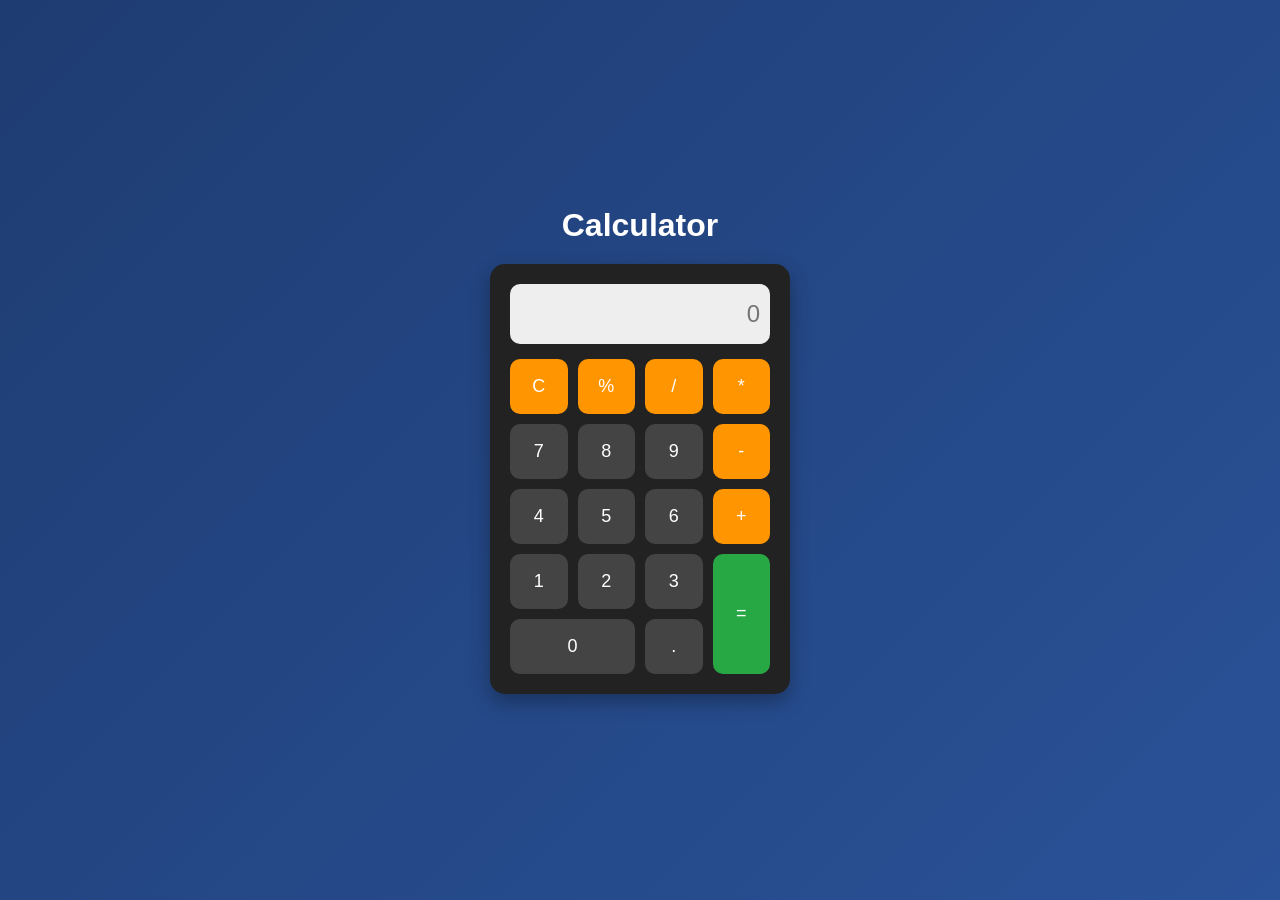
<file: index.html>
<!DOCTYPE html>
<html lang="en">

<head>
    <meta charset="UTF-8">
    <meta name="viewport" content="width=device-width, initial-scale=1.0">
    <title>Calculator</title>
    <link rel="stylesheet" href="style.css">
</head>

<body>

    <h1 class="title">Calculator</h1>

    <div class="calculator">

        <!-- Display Screen -->
        <input type="text" id="display" placeholder="0" readonly>

        <!-- Buttons -->
        <div class="buttons">
            <button class="btn operator">C</button>
            <button class="btn operator">%</button>
            <button class="btn operator">/</button>
            <button class="btn operator">*</button>

            <button class="btn">7</button>
            <button class="btn">8</button>
            <button class="btn">9</button>
            <button class="btn operator">-</button>

            <button class="btn">4</button>
            <button class="btn">5</button>
            <button class="btn">6</button>
            <button class="btn operator">+</button>

            <button class="btn">1</button>
            <button class="btn">2</button>
            <button class="btn">3</button>
            <button class="btn equal">=</button>

            <button class="btn zero">0</button>
            <button class="btn">.</button>
        </div>

    </div>

    <script src="script.js"></script>
</body>

</html>
</file>
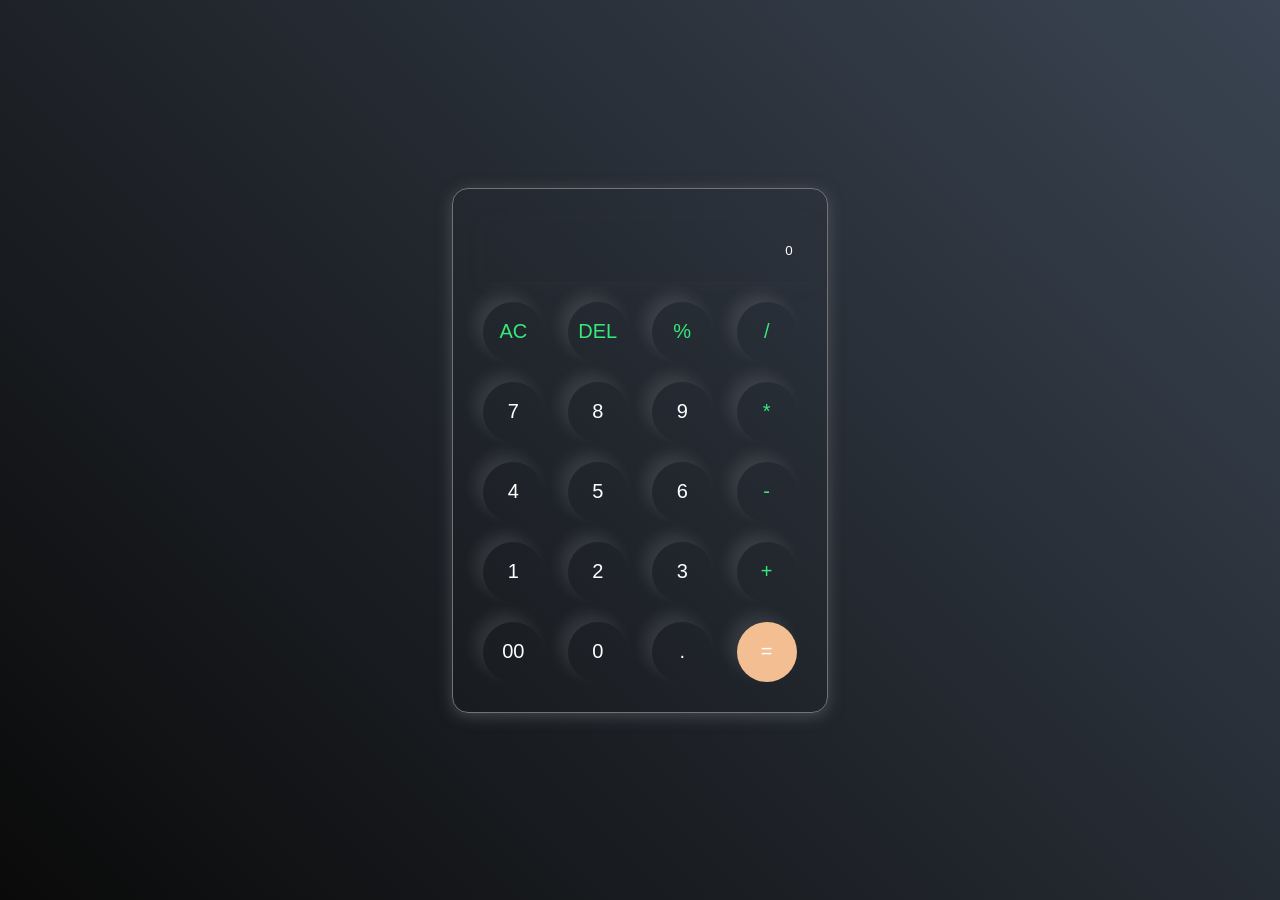
<file: CAL/caculator.html>
<!DOCTYPE html>
<html lang="en">

<head>
    <meta charset="UTF-8">
    <meta name="viewport" content="width=device-width, initial-scale=1.0">
    <title>Calculator</title>
    <link rel="stylesheet" href="style.css">
</head>

<body>
    <div class="calculator">
        <input type="text" placeholder="0" id="inputBox">
        <div>
            <button class="operator">AC</button>
            <button class="operator">DEL</button>
            <button class="operator">%</button>
            <button class="operator">/</button>
        </div>
        <div>
            <button>7</button>
            <button>8</button>
            <button>9</button>
            <button class="operator">*</button>
        </div>
        <div>
            <button>4</button>
            <button>5</button>
            <button>6</button>
            <button class="operator">-</button>
        </div>
        <div>
            <button>1</button>
            <button>2</button>
            <button>3</button>
            <button class="operator">+</button>
        </div>
        <div>
            <button>00</button>
            <button>0</button>
            <button>.</button>
            <button class="equalbtn">=</button>
        </div>
    </div>
    <script src="script.js"></script>
</body>

</html>
</file>
<file: style.css>
* {
    margin: 0;
    padding: 0;
    box-sizing: border-box;
    font-family: Arial, Helvetica, sans-serif;
}

body {
    background: linear-gradient(135deg, #1e3c72, #2a5298);
    height: 100vh;
    display: flex;
    justify-content: center;
    align-items: center;
    flex-direction: column;
}

.title {
    color: white;
    margin-bottom: 20px;
}

.calculator {
    background: #222;
    padding: 20px;
    border-radius: 15px;
    box-shadow: 0 8px 20px rgba(0, 0, 0, 0.3);
    width: 300px;
}

#display {
    width: 100%;
    height: 60px;
    border: none;
    outline: none;
    font-size: 24px;
    text-align: right;
    padding: 10px;
    border-radius: 10px;
    margin-bottom: 15px;
    background: #eee;
}

.buttons {
    display: grid;
    grid-template-columns: repeat(4, 1fr);
    gap: 10px;
}

.btn {
    height: 55px;
    border: none;
    border-radius: 10px;
    font-size: 18px;
    cursor: pointer;
    transition: 0.2s;
    background: #444;
    color: white;
}

.btn:hover {
    background: #666;
}

.operator {
    background: #ff9500;
    color: white;
}

.operator:hover {
    background: hsl(26, 100%, 44%);
}

.equal {
    background: #28a745;
    color: white;
    grid-row: span 2;
    height: 120px;
}

.equal:hover {
    background: #218838;
}

.zero {
    grid-column: span 2;
}

/* Tablets */
@media (max-width: 768px) {
    .calculator {
        width: 260px;
        padding: 15px;
    }

    #display {
        height: 50px;
        font-size: 20px;
    }

    .btn {
        height: 45px;
        font-size: 16px;
    }

    .equal {
        height: 100px;
    }
}

/* Mobile */
@media (max-width: 480px) {
    body {
        padding: 10px;
    }

    .title {
        font-size: 20px;
        text-align: center;
    }

    .calculator {
        width: 100%;
        max-width: 320px;
        padding: 12px;
    }

    #display {
        height: 45px;
        font-size: 18px;
    }

    .btn {
        height: 40px;
        font-size: 14px;
    }

    .equal {
        height: 90px;
    }
}
</file>
<file: CAL/style.css>
* {
    margin: 0;
    padding: 0;
    box-sizing: border-box;
    font-family: 'Poppins', sans-serif;

}

body {
    width: 100%;
    height: 100vh;
    display: flex;
    justify-content: center;
    align-items: center;
    background: linear-gradient(45deg, #0a0a0a, #3a4452);
}

.calculator {
    border: 1px solid #717377;
    padding: 20px;
    border-radius: 16px;
    background: transparent;
    box-shadow: 0px 3px 15px rgba(113, 115, 119, 0.5);

}

input {
    width: 100%;
    padding: 24px;
    margin: 10px;
    background: transparent;
    box-shadow: 0px 3px 15px rgba(84, 84, 84, 0.1);

    border: none;
    text-align: right;
    cursor: pointer;
    color: white;
}

input::placeholder {
    color: white;

}

button {
    border: none;
    width: 60px;
    height: 60px;
    margin: 10px;
    border-radius: 50px;
    background: transparent;
    color: white;
    font-size: 20px;
    box-shadow: -8px -8px 15px rgba(255, 255, 255, 0.1);
    cursor: pointer;

}

.equalbtn {
    background-color: rgb(243, 190, 146);
}

.operator {
    color: rgb(54, 233, 123);
}
</file>
